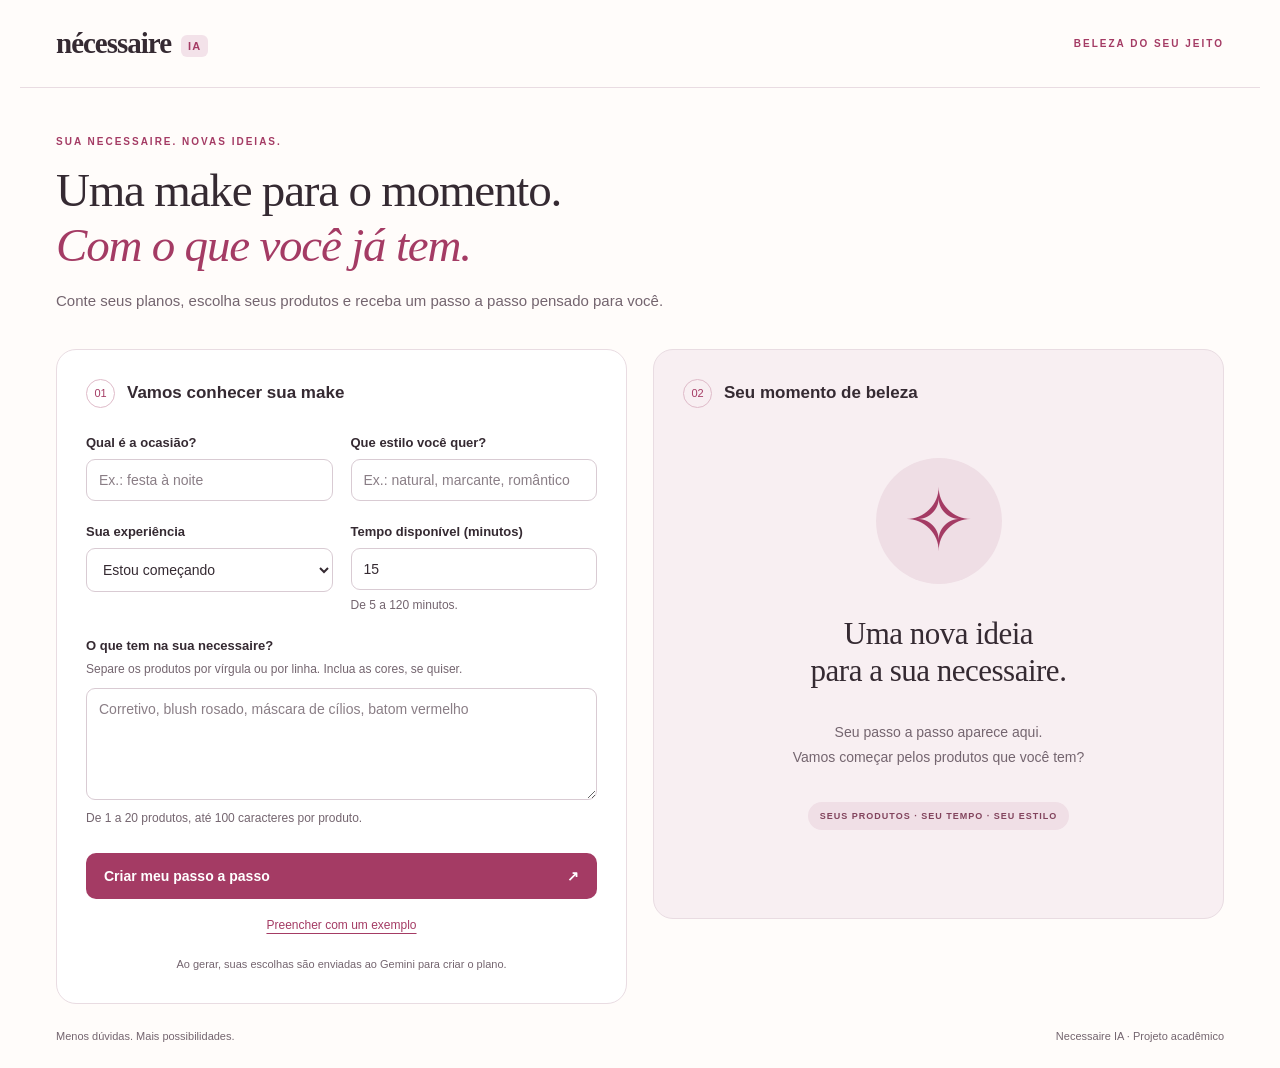
<file: static/index.html>
<!doctype html>
<html lang="pt-BR">
<head><meta charset="utf-8"><meta name="viewport" content="width=device-width,initial-scale=1"><title>Necessaire IA · Sua make, suas possibilidades</title><link rel="stylesheet" href="/static/style.css"><script src="/static/app.js?v=20261126-complementos" defer></script></head>
<body>
<header><a class="brand" href="/">nécessaire<span>IA</span></a><span class="header-note">BELEZA DO SEU JEITO</span></header>
<main>
<section class="intro"><div class="eyebrow">SUA NECESSAIRE. NOVAS IDEIAS.</div><h1>Uma make para o momento.<br><em>Com o que você já tem.</em></h1><p>Conte seus planos, escolha seus produtos e receba um passo a passo pensado para você.</p></section>
<div class="workspace">
<section class="form-card" aria-labelledby="form-title"><div class="section-top"><span class="number">01</span><h2 id="form-title">Vamos conhecer sua make</h2></div>
<form id="make-form">
<fieldset id="fields"><div class="pair"><div><label for="ocasiao">Qual é a ocasião?</label><input id="ocasiao" name="ocasiao" maxlength="100" required placeholder="Ex.: festa à noite" autocomplete="off"></div><div><label for="estilo">Que estilo você quer?</label><input id="estilo" name="estilo" maxlength="100" required placeholder="Ex.: natural, marcante, romântico" autocomplete="off"></div></div>
<div class="pair"><div><label for="nivel">Sua experiência</label><select id="nivel" name="nivel"><option value="iniciante">Estou começando</option><option value="intermediario">Já tenho prática</option><option value="avancado">Tenho bastante experiência</option></select></div><div><label for="tempo">Tempo disponível (minutos)</label><input id="tempo" name="tempo_minutos" type="number" min="5" max="120" step="1" value="15" required><small>De 5 a 120 minutos.</small></div></div>
<label for="produtos">O que tem na sua necessaire?</label><p class="hint" id="products-help">Separe os produtos por vírgula ou por linha. Inclua as cores, se quiser.</p><textarea id="produtos" name="produtos" rows="4" maxlength="2200" required aria-describedby="products-help" placeholder="Corretivo, blush rosado, máscara de cílios, batom vermelho"></textarea>
<small>De 1 a 20 produtos, até 100 caracteres por produto.</small>
<button id="submit" class="primary" type="submit">Criar meu passo a passo <span aria-hidden="true">↗</span></button>
<button id="example" class="text-button" type="button">Preencher com um exemplo</button>
</fieldset>
<p class="privacy">Ao gerar, suas escolhas são enviadas ao Gemini para criar o plano.</p>
</form></section>
<section class="result-card" id="result-region" aria-labelledby="result-heading" aria-busy="false">
<div class="section-top"><span class="number">02</span><h2 id="result-heading">Seu momento de beleza</h2></div>
<div id="empty" class="empty"><div class="spark" aria-hidden="true">✧</div><h3>Uma nova ideia<br>para a sua necessaire.</h3><p>Seu passo a passo aparece aqui.<br>Vamos começar pelos produtos que você tem?</p><div class="pill">SEUS PRODUTOS · SEU TEMPO · SEU ESTILO</div></div>
<div id="loading" hidden><div class="spinner" aria-hidden="true"></div><h3>Preparando sua make…</h3><p>A IA está combinando seus produtos e preferências. Pode levar alguns segundos.</p></div>
<p id="status" class="sr-only" role="status" aria-live="polite"></p>
<div id="error" class="error" role="alert" hidden></div>
<article id="result" hidden tabindex="-1"><div id="duration" class="pill"></div><h3 id="title"></h3><p id="proposal"></p><aside class="simple time-guidance" aria-label="Planejamento do tempo"><span class="eyebrow">SOBRE O SEU TEMPO</span><p id="time-guidance"></p><p id="time-summary"></p></aside><ol id="steps"></ol><aside id="simple-box" class="simple"><span class="eyebrow">QUER SIMPLIFICAR?</span><p id="simple-text"></p></aside><p class="result-note">Sugestão gerada por IA. Os tempos são estimados; adapte à sua prática e siga as indicações dos produtos.</p><button id="copy-plan" class="copy-button" type="button">Copiar plano</button><p id="copy-status" class="copy-status" role="status" aria-live="polite"></p><div id="manual-copy" hidden><label for="copy-text">Plano para copiar</label><textarea id="copy-text" rows="8" readonly></textarea></div></article>
</section></div>
<footer><span>Menos dúvidas. Mais possibilidades.</span><span>Necessaire IA · Projeto acadêmico</span></footer>
</main></body></html>
</file>
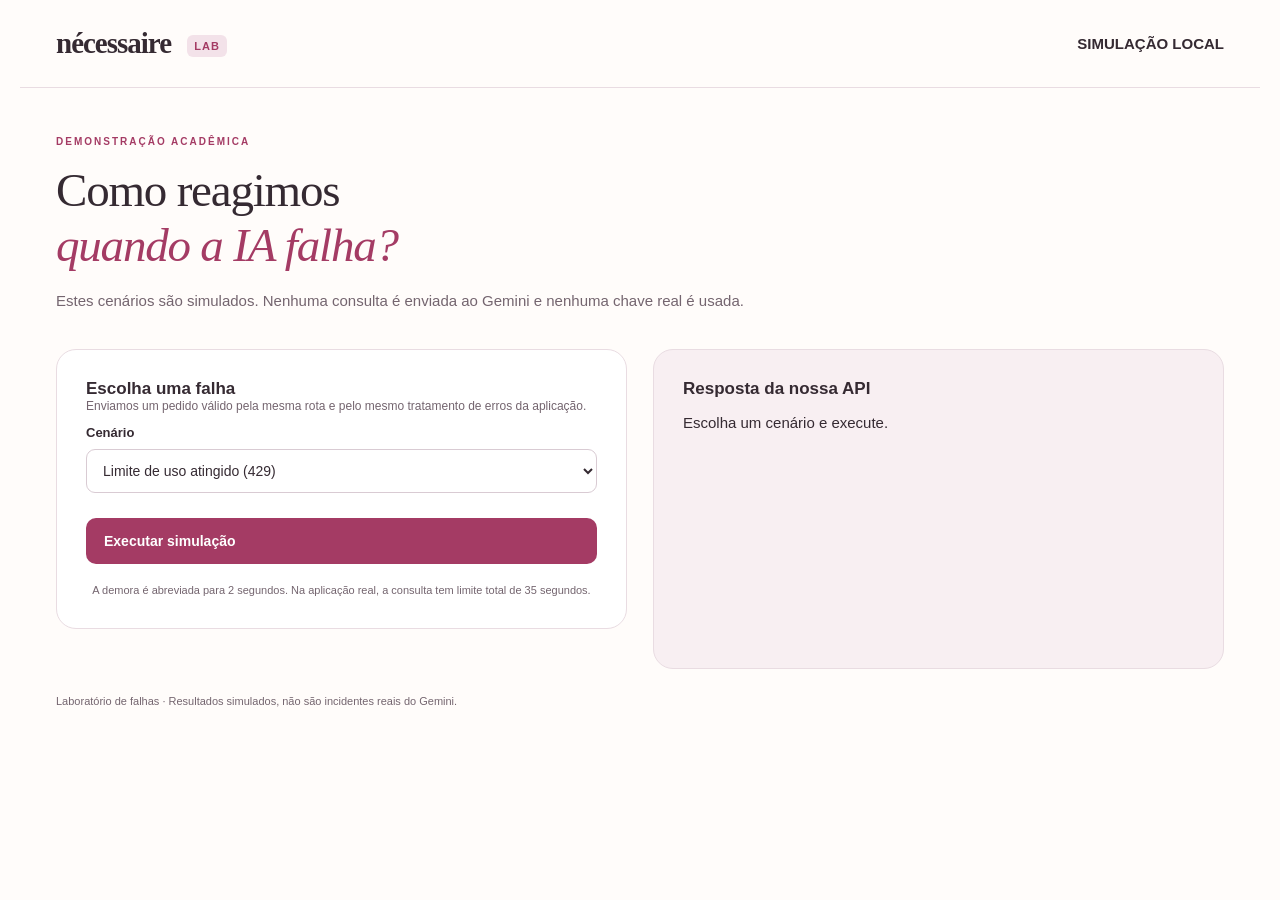
<file: static/demo.html>
<!doctype html><html lang="pt-BR"><head><meta charset="utf-8"><meta name="viewport" content="width=device-width,initial-scale=1"><title>Necessaire IA · Demonstração de falhas</title><link rel="stylesheet" href="/static/style.css"><script src="/static/demo.js" defer></script></head><body><header><span class="brand">nécessaire <span>LAB</span></span><strong>SIMULAÇÃO LOCAL</strong></header><main><section class="intro"><div class="eyebrow">DEMONSTRAÇÃO ACADÊMICA</div><h1>Como reagimos<br><em>quando a IA falha?</em></h1><p>Estes cenários são simulados. Nenhuma consulta é enviada ao Gemini e nenhuma chave real é usada.</p></section><div class="workspace"><section class="form-card"><h2>Escolha uma falha</h2><p class="hint">Enviamos um pedido válido pela mesma rota e pelo mesmo tratamento de erros da aplicação.</p><form id="demo-form"><label for="cenario">Cenário</label><select id="cenario"><option value="limite">Limite de uso atingido (429)</option><option value="demora">Tempo de espera excedido (504)</option><option value="indisponivel">Serviço indisponível (503)</option></select><button class="primary" id="run" type="submit">Executar simulação</button></form><p class="privacy">A demora é abreviada para 2 segundos. Na aplicação real, a consulta tem limite total de 35 segundos.</p></section><section class="result-card" style="min-height:320px"><h2>Resposta da nossa API</h2><p id="demo-status" role="status">Escolha um cenário e execute.</p><div id="demo-loading" class="spinner" hidden></div><div id="demo-result" hidden><p class="pill" id="code"></p><p class="error" id="message" role="alert"></p><p id="explanation"></p></div></section></div><footer>Laboratório de falhas · Resultados simulados, não são incidentes reais do Gemini.</footer></main></body></html>
</file>
<file: static/style.css>
:root{--ink:#352a32;--muted:#74656f;--pink:#a43b64;--line:#e9dce2;--paper:#fffcfa}*{box-sizing:border-box}body{margin:0;background:var(--paper);color:var(--ink);font-family:Segoe UI,Arial,sans-serif;font-size:15px}header{max-width:1240px;margin:auto;padding:27px 36px;border-bottom:1px solid var(--line);display:flex;align-items:center;justify-content:space-between}.brand{text-decoration:none;color:var(--ink);font:700 29px Georgia,serif;letter-spacing:-1px}.brand span{font:700 11px Segoe UI,sans-serif;background:#f3e2e9;color:var(--pink);padding:5px 7px;border-radius:6px;vertical-align:middle;margin-left:10px;letter-spacing:1px}.header-note,.eyebrow{font-size:10px;font-weight:700;letter-spacing:2px;color:var(--pink)}main{max-width:1240px;margin:auto;padding:0 36px}.intro{padding:48px 0 35px}.intro h1{font:400 clamp(32px,4vw,47px)/1.16 Georgia,serif;letter-spacing:-1.2px;margin:16px 0}.intro em{color:var(--pink);font-weight:400}.intro p{color:var(--muted);line-height:1.7;margin-bottom:0}.workspace{display:grid;grid-template-columns:1fr 1fr;gap:26px;align-items:start}.form-card,.result-card{border:1px solid var(--line);border-radius:20px;padding:29px;background:white;min-width:0}.result-card{background:#f8eff2;min-height:570px}.section-top{display:flex;align-items:center;gap:12px;margin-bottom:27px}.number{font-size:11px;color:var(--pink);border:1px solid #dfbbc9;border-radius:50%;width:29px;height:29px;display:grid;place-items:center;flex-shrink:0}h2{font-size:17px;font-weight:600;margin:0}fieldset{border:0;padding:0;margin:0;min-width:0}.pair{display:grid;grid-template-columns:1fr 1fr;gap:18px;margin-bottom:23px}.pair>div{min-width:0}label{display:block;font-weight:600;font-size:13px;margin-bottom:9px}input,select,textarea{font:inherit;font-size:14px;width:100%;padding:12px;border:1px solid #d9cbd3;border-radius:9px;background:#fff;color:var(--ink)}textarea{resize:vertical;min-height:112px}input::placeholder,textarea::placeholder{color:#8a7e86}small,.hint{color:var(--muted);font-size:12px;line-height:1.6}small{display:block;margin-top:6px}.hint{margin:-2px 0 9px}button{font:inherit;cursor:pointer}button:disabled{cursor:wait;opacity:.65}.primary{width:100%;border:0;border-radius:10px;background:var(--pink);color:white;padding:15px 18px;margin-top:25px;font-size:14px;font-weight:600;display:flex;justify-content:space-between}.primary:hover{background:#892d52}.text-button{display:block;margin:13px auto 0;border:0;background:transparent;color:var(--pink);font-size:12px;text-decoration:underline;text-underline-offset:4px;padding:6px}.privacy{font-size:11px;color:var(--muted);text-align:center;line-height:1.6;margin:18px 0 0}.empty{text-align:center;padding:23px 0}.spark{font:85px Georgia,serif;color:var(--pink);margin:0 auto 18px;width:126px;height:126px;background:#efdee5;border-radius:50%;display:grid;place-items:center}.empty h3{font:400 31px/1.2 Georgia,serif;letter-spacing:-.5px}.empty p,#loading p{color:var(--muted);font-size:14px;line-height:1.8}.pill{display:inline-block;font-size:10px;letter-spacing:1px;font-weight:600;color:#82445d;background:#f0dfe6;padding:9px 12px;border-radius:20px}.empty .pill{margin-top:18px;font-size:9px}#loading{text-align:center;padding:75px 15px}#loading h3{font:400 27px Georgia,serif}.spinner{width:40px;height:40px;border:3px solid #e8ccd7;border-top-color:var(--pink);border-radius:50%;animation:spin 1s linear infinite;margin:0 auto 25px}@keyframes spin{to{transform:rotate(360deg)}}#result h3{font:400 31px/1.2 Georgia,serif;margin:20px 0 14px}#proposal{font-size:14px;line-height:1.8;color:#64525e}#steps{padding:0;list-style:none;counter-reset:steps}#steps li{counter-increment:steps;position:relative;padding:19px 0 17px 40px;border-top:1px solid #e4ced8}#steps li:before{content:counter(steps,decimal-leading-zero);position:absolute;left:0;top:21px;font-size:11px;color:var(--pink);font-weight:700}.step-head{display:flex;justify-content:space-between;gap:10px;align-items:baseline}.step-head h4{font-size:14px;margin:0}.step-time{font-size:11px;white-space:nowrap;color:var(--pink)}#steps p{font-size:13px;line-height:1.75;margin:9px 0 0}.simple{background:#fffafc;border:1px solid #e7d3dc;border-radius:12px;padding:18px}.simple p{font-size:13px;line-height:1.7;margin:8px 0 0}.result-note{font-size:11px;color:var(--muted);line-height:1.7;margin-top:20px}.error{background:#fff5f3;border:1px solid #be6961;color:#822c26;padding:18px;border-radius:10px;line-height:1.7;margin:30px 0}footer{display:flex;justify-content:space-between;gap:20px;padding:26px 0;font-size:11px;color:var(--muted)}[hidden]{display:none!important}:focus-visible{outline:3px solid #a43b64;outline-offset:4px}#result{overflow-wrap:anywhere}.sr-only{position:absolute;width:1px;height:1px;padding:0;margin:-1px;overflow:hidden;clip:rect(0,0,0,0);white-space:nowrap;border:0}@media(max-width:800px){.workspace{grid-template-columns:1fr}.result-card{min-height:340px}.intro{padding-top:32px}.header-note{display:none}}@media(max-width:450px){main{padding:0 17px}header{padding:22px 17px}.pair{grid-template-columns:1fr;gap:20px}.form-card,.result-card{padding:22px}.intro h1{font-size:33px}footer{flex-direction:column;gap:8px}}@media(prefers-reduced-motion:reduce){.spinner{animation:none}}

.copy-button{border:1px solid var(--pink);border-radius:9px;background:white;color:var(--pink);padding:12px 18px;font-weight:600;min-height:44px}.copy-button:hover{background:#f3e2e9}.copy-status{font-size:13px;line-height:1.6;color:var(--muted)}#copy-text{margin-top:8px}
</file>
